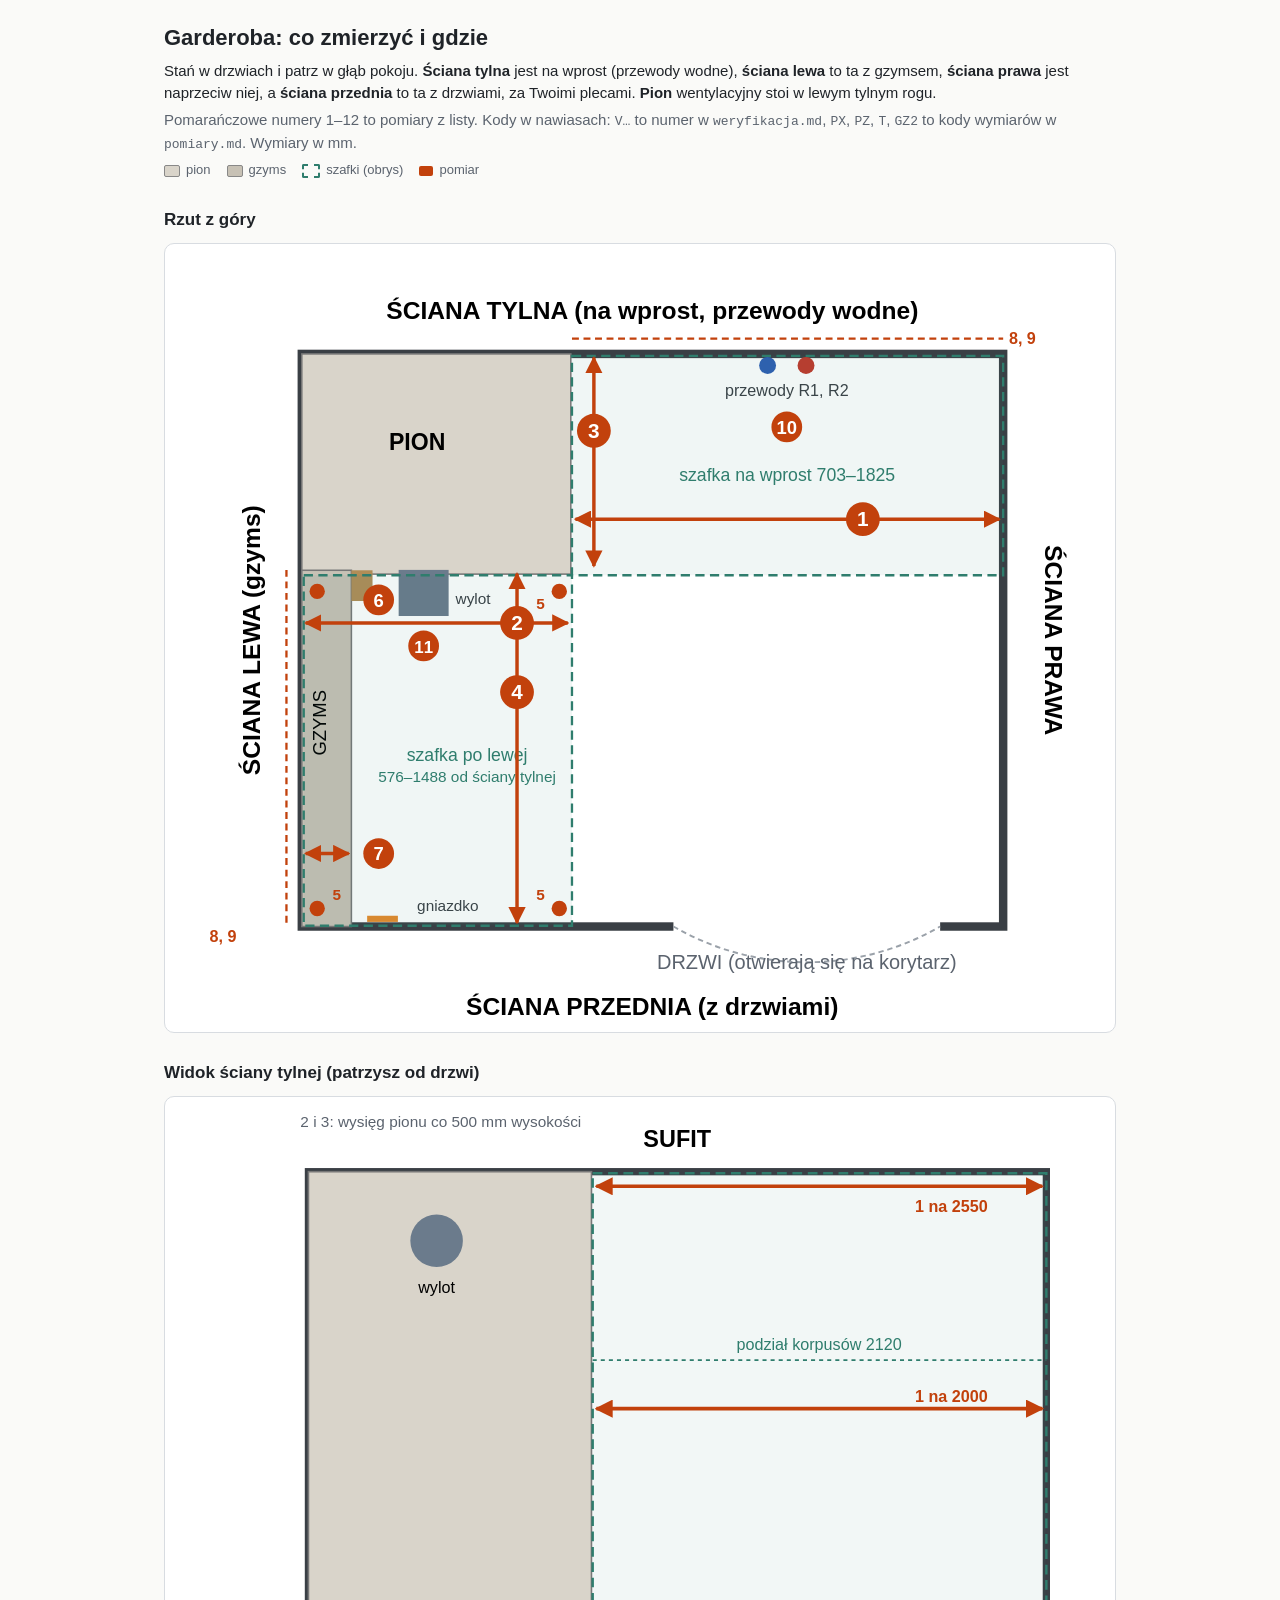
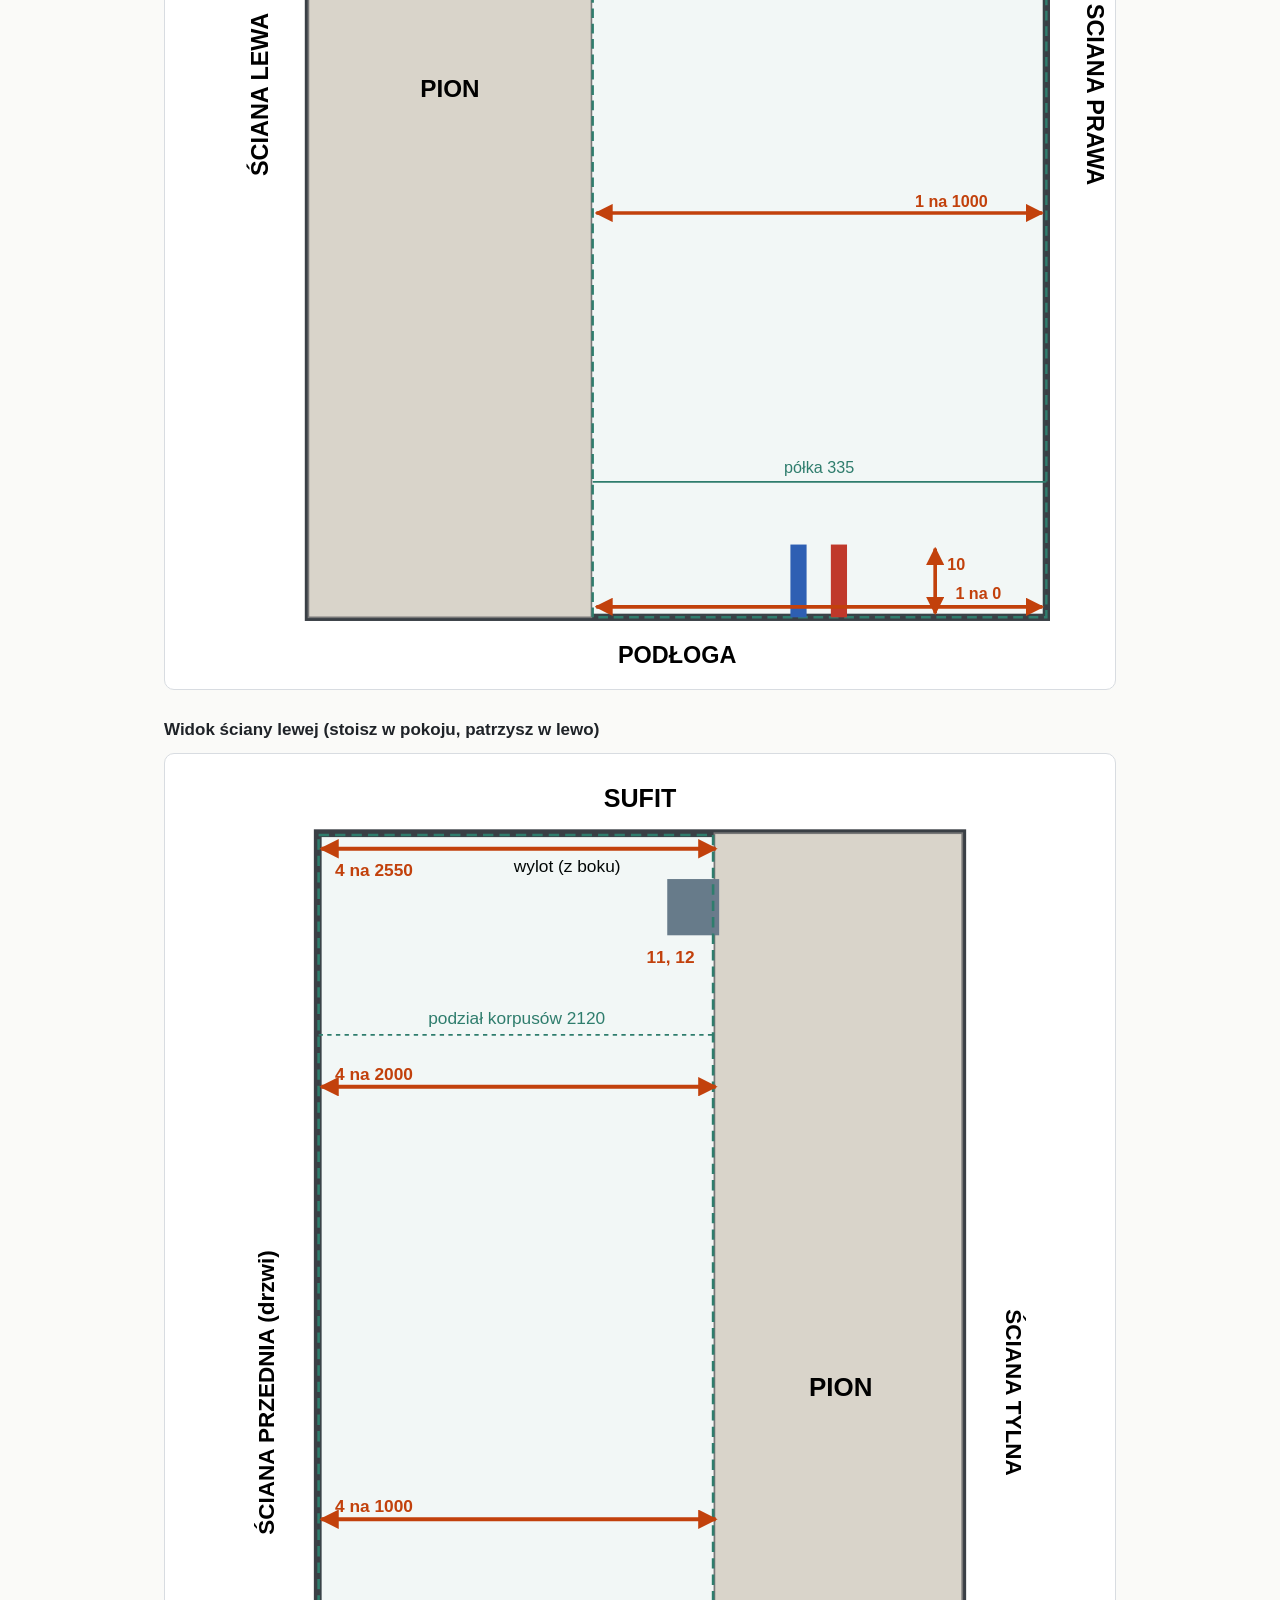
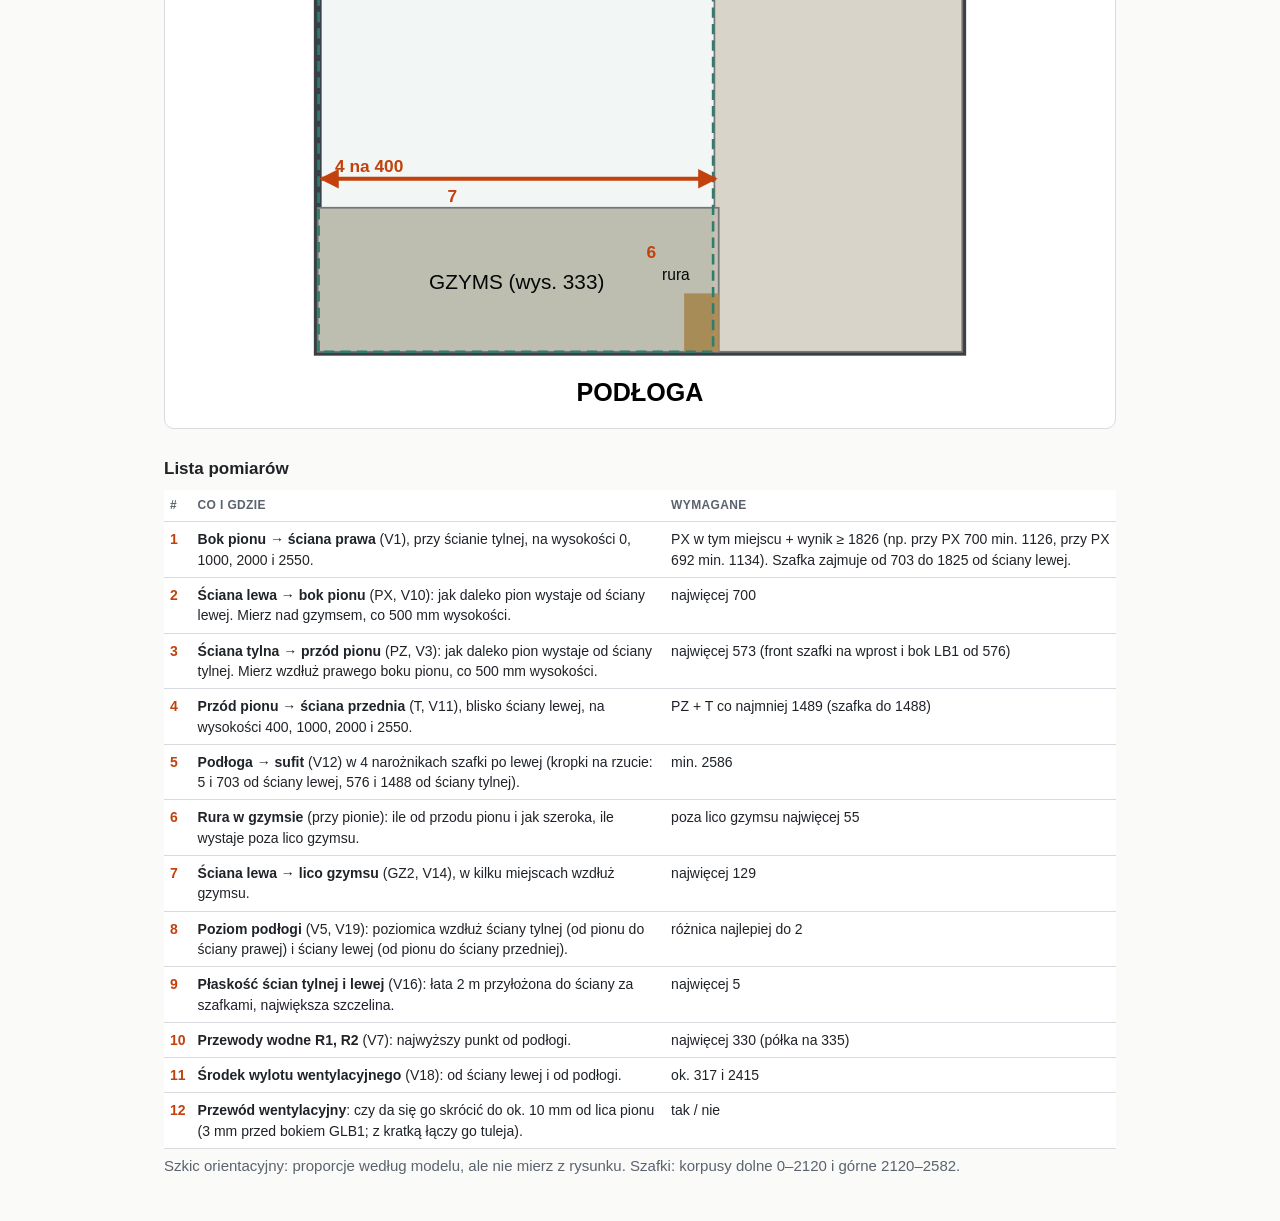
<file: garderoba/weryfikacja_szkic.html>
<!DOCTYPE html>
<html lang="pl">
<head>
<meta charset="utf-8">
<meta name="viewport" content="width=device-width, initial-scale=1">
<title>Garderoba: co zmierzyć</title>
<style>
  :root{--ink:#1f2328;--mut:#5b636e;--line:#d8dce1;--wall:#3a3f45;--acc:#c2410c;--cab:#2f7d6d;--bg:#fafaf8}
  *{box-sizing:border-box}
  body{margin:0;font:15px/1.45 -apple-system,BlinkMacSystemFont,"Segoe UI",Helvetica,Arial,sans-serif;color:var(--ink);background:var(--bg)}
  main{max-width:980px;margin:0 auto;padding:18px 14px 40px}
  h1{font-size:22px;margin:4px 0 6px}
  h2{font-size:17px;margin:28px 0 8px}
  p{margin:6px 0}
  .mut{color:var(--mut)}
  .card{background:#fff;border:1px solid var(--line);border-radius:10px;padding:10px;margin:10px 0}
  svg{width:100%;height:auto;display:block}
  table{width:100%;border-collapse:collapse;font-size:14px;background:#fff}
  th,td{border-bottom:1px solid var(--line);padding:7px 6px;text-align:left;vertical-align:top}
  th{font-size:12px;text-transform:uppercase;letter-spacing:.03em;color:var(--mut)}
  td.n{font-weight:700;color:var(--acc);white-space:nowrap}
  .leg{display:flex;flex-wrap:wrap;gap:6px 16px;font-size:13px;color:var(--mut)}
  .leg span::before{content:"";display:inline-block;width:14px;height:10px;margin-right:6px;vertical-align:middle;border-radius:2px}
  .l1::before{background:#d9d4ca;border:1px solid #888}
  .l2::before{background:#c7c1b5;border:1px solid #888}
  .l3::before{border:2px dashed var(--cab)}
  .l4::before{background:var(--acc)}
  code{font-size:13px}
</style>
</head>
<body>
<main>
<h1>Garderoba: co zmierzyć i gdzie</h1>
<p>Stań w drzwiach i patrz w głąb pokoju. <b>Ściana tylna</b> jest na wprost (przewody wodne), <b>ściana lewa</b> to ta z gzymsem,
<b>ściana prawa</b> jest naprzeciw niej, a <b>ściana przednia</b> to ta z drzwiami, za Twoimi plecami. <b>Pion</b> wentylacyjny stoi w lewym tylnym rogu.</p>
<p class="mut">Pomarańczowe numery 1–12 to pomiary z listy. Kody w nawiasach: <code>V…</code> to numer w <code>weryfikacja.md</code>,
<code>PX</code>, <code>PZ</code>, <code>T</code>, <code>GZ2</code> to kody wymiarów w <code>pomiary.md</code>. Wymiary w mm.</p>
<div class="leg"><span class="l1">pion</span><span class="l2">gzyms</span><span class="l3">szafki (obrys)</span><span class="l4">pomiar</span></div>

<h2>Rzut z góry</h2>
<div class="card">
<svg viewBox="-330 -260 2420 2000" font-family="Helvetica, Arial, sans-serif">
  <defs>
    <marker id="a" viewBox="0 0 10 10" refX="9" refY="5" markerWidth="5" markerHeight="5" orient="auto-start-reverse"><path d="M0 0L10 5L0 10z" fill="#c2410c"/></marker>
  </defs>
  <!-- ściany: X 0–1825 (lewa→prawa), Z 0–1490 (tylna→przednia, w dół rysunku) -->
  <rect x="0" y="0" width="1825" height="1490" fill="#fff" stroke="#3a3f45" stroke-width="22"/>
  <rect x="967" y="1478" width="694" height="24" fill="#fff"/>
  <path d="M967 1490 A694 694 0 0 0 1661 1490" fill="none" stroke="#9aa1a9" stroke-width="5" stroke-dasharray="14 10" transform="translate(0,0)"/>
  <text x="1314" y="1600" font-size="52" text-anchor="middle" fill="#5b636e">DRZWI (otwierają się na korytarz)</text>
  <!-- nazwy ścian -->
  <text x="912" y="-90" font-size="64" font-weight="700" text-anchor="middle">ŚCIANA TYLNA (na wprost, przewody wodne)</text>
  <text x="912" y="1720" font-size="64" font-weight="700" text-anchor="middle">ŚCIANA PRZEDNIA (z drzwiami)</text>
  <text x="-110" y="745" font-size="64" font-weight="700" text-anchor="middle" transform="rotate(-90 -110 745)">ŚCIANA LEWA (gzyms)</text>
  <text x="1935" y="745" font-size="64" font-weight="700" text-anchor="middle" transform="rotate(90 1935 745)">ŚCIANA PRAWA</text>
  <!-- pion, gzyms, rura, wylot -->
  <rect x="0" y="0" width="700" height="573" fill="#d9d4ca" stroke="#777" stroke-width="4"/>
  <text x="300" y="250" font-size="60" font-weight="700" text-anchor="middle">PION</text>
  <rect x="0" y="563" width="129" height="927" fill="#c7c1b5" stroke="#777" stroke-width="4"/>
  <text x="64" y="960" font-size="48" text-anchor="middle" transform="rotate(-90 64 960)">GZYMS</text>
  <rect x="129" y="563" width="55" height="80" fill="#b08d57"/>
  <rect x="252" y="562" width="130" height="120" fill="#6b7b8c"/>
  <text x="400" y="650" font-size="40" fill="#3a3f45">wylot</text>
  <!-- przewody wodne -->
  <circle cx="1312" cy="30" r="22" fill="#c0392b"/><circle cx="1212" cy="30" r="22" fill="#2e5fb3"/>
  <text x="1262" y="110" font-size="42" text-anchor="middle" fill="#3a3f45">przewody R1, R2</text>
  <!-- gniazdko -->
  <rect x="170" y="1462" width="80" height="16" fill="#e58a2b"/>
  <text x="300" y="1450" font-size="40" fill="#3a3f45">gniazdko</text>
  <!-- szafki -->
  <rect x="703" y="5" width="1122" height="571" fill="rgba(47,125,109,.07)" stroke="#2f7d6d" stroke-width="6" stroke-dasharray="24 14"/>
  <text x="1263" y="330" font-size="46" text-anchor="middle" fill="#2f7d6d">szafka na wprost 703–1825</text>
  <rect x="5" y="576" width="698" height="912" fill="rgba(47,125,109,.07)" stroke="#2f7d6d" stroke-width="6" stroke-dasharray="24 14"/>
  <text x="430" y="1060" font-size="46" text-anchor="middle" fill="#2f7d6d">szafka po lewej</text>
  <text x="430" y="1115" font-size="40" text-anchor="middle" fill="#2f7d6d">576–1488 od ściany tylnej</text>

  <g stroke="#c2410c" stroke-width="9" fill="none" marker-start="url(#a)" marker-end="url(#a)">
    <line x1="712" y1="430" x2="1815" y2="430"/>   <!-- 1 -->
    <line x1="10" y1="700" x2="692" y2="700"/>     <!-- 2 -->
    <line x1="760" y1="10" x2="760" y2="552"/>     <!-- 3 -->
    <line x1="560" y1="572" x2="560" y2="1480"/>   <!-- 4 -->
    <line x1="10" y1="1300" x2="122" y2="1300"/>   <!-- 7 -->
  </g>
  <g font-size="54" font-weight="700" fill="#fff">
    <circle cx="1460" cy="430" r="44" fill="#c2410c"/><text x="1460" y="449" text-anchor="middle">1</text>
    <circle cx="560" cy="700" r="44" fill="#c2410c"/><text x="560" y="719" text-anchor="middle">2</text>
    <circle cx="760" cy="200" r="44" fill="#c2410c"/><text x="760" y="219" text-anchor="middle">3</text>
    <circle cx="560" cy="880" r="44" fill="#c2410c"/><text x="560" y="899" text-anchor="middle">4</text>
    <circle cx="200" cy="640" r="40" fill="#c2410c"/><text x="200" y="658" text-anchor="middle" font-size="48">6</text>
    <circle cx="200" cy="1300" r="40" fill="#c2410c"/><text x="200" y="1318" text-anchor="middle" font-size="48">7</text>
    <circle cx="1262" cy="190" r="40" fill="#c2410c"/><text x="1262" y="208" text-anchor="middle" font-size="48">10</text>
    <circle cx="317" cy="760" r="40" fill="#c2410c"/><text x="317" y="778" text-anchor="middle" font-size="44">11</text>
  </g>
  <!-- 5: sufit w 4 narożnikach szafki po lewej -->
  <g fill="#c2410c">
    <circle cx="40" cy="618" r="20"/><circle cx="670" cy="618" r="20"/><circle cx="40" cy="1443" r="20"/><circle cx="670" cy="1443" r="20"/>
  </g>
  <g font-size="40" font-weight="700" fill="#c2410c"><text x="610" y="1420">5</text><text x="80" y="1420">5</text><text x="610" y="665">5</text></g>
  <!-- 8, 9: wzdłuż ścian tylnej i lewej -->
  <line x1="703" y1="-40" x2="1825" y2="-40" stroke="#c2410c" stroke-width="6" stroke-dasharray="18 12"/>
  <line x1="-40" y1="562" x2="-40" y2="1490" stroke="#c2410c" stroke-width="6" stroke-dasharray="18 12"/>
  <text x="1840" y="-25" font-size="42" font-weight="700" fill="#c2410c">8, 9</text>
  <text x="-240" y="1530" font-size="42" font-weight="700" fill="#c2410c">8, 9</text>
</svg>
</div>

<h2>Widok ściany tylnej (patrzysz od drzwi)</h2>
<div class="card">
<svg viewBox="-330 -160 2300 2900" font-family="Helvetica, Arial, sans-serif">
  <defs><marker id="b" viewBox="0 0 10 10" refX="9" refY="5" markerWidth="5" markerHeight="5" orient="auto-start-reverse"><path d="M0 0L10 5L0 10z" fill="#c2410c"/></marker></defs>
  <!-- y rysunku = 2586 − wysokość -->
  <rect x="0" y="0" width="1825" height="2586" fill="#fff" stroke="#3a3f45" stroke-width="18"/>
  <text x="912" y="-60" font-size="58" font-weight="700" text-anchor="middle">SUFIT</text>
  <text x="912" y="2700" font-size="58" font-weight="700" text-anchor="middle">PODŁOGA</text>
  <text x="-100" y="1293" font-size="58" font-weight="700" text-anchor="middle" transform="rotate(-90 -100 1293)">ŚCIANA LEWA</text>
  <text x="1925" y="1293" font-size="58" font-weight="700" text-anchor="middle" transform="rotate(90 1925 1293)">ŚCIANA PRAWA</text>
  <rect x="0" y="0" width="700" height="2586" fill="#d9d4ca" stroke="#777" stroke-width="4"/>
  <text x="350" y="1300" font-size="60" font-weight="700" text-anchor="middle">PION</text>
  <rect x="252" y="106" width="130" height="130" rx="65" fill="#6b7b8c"/>
  <text x="317" y="300" font-size="40" text-anchor="middle">wylot</text>
  <rect x="703" y="4" width="1122" height="2582" fill="rgba(47,125,109,.06)" stroke="#2f7d6d" stroke-width="6" stroke-dasharray="24 14"/>
  <line x1="703" y1="466" x2="1825" y2="466" stroke="#2f7d6d" stroke-width="4" stroke-dasharray="10 10"/>
  <text x="1263" y="440" font-size="40" text-anchor="middle" fill="#2f7d6d">podział korpusów 2120</text>
  <line x1="703" y1="2251" x2="1825" y2="2251" stroke="#2f7d6d" stroke-width="4"/>
  <text x="1263" y="2230" font-size="40" text-anchor="middle" fill="#2f7d6d">półka 335</text>
  <rect x="1192" y="2406" width="40" height="180" fill="#2e5fb3"/><rect x="1292" y="2406" width="40" height="180" fill="#c0392b"/>
  <g stroke="#c2410c" stroke-width="9" fill="none" marker-start="url(#b)" marker-end="url(#b)">
    <line x1="712" y1="2560" x2="1815" y2="2560"/>
    <line x1="712" y1="1586" x2="1815" y2="1586"/>
    <line x1="712" y1="586" x2="1815" y2="586"/>
    <line x1="712" y1="36" x2="1815" y2="36"/>
    <line x1="1550" y1="2576" x2="1550" y2="2416"/>
  </g>
  <g font-size="40" fill="#c2410c" font-weight="700">
    <text x="1600" y="2540">1 na 0</text><text x="1500" y="1570">1 na 1000</text><text x="1500" y="570">1 na 2000</text><text x="1500" y="100">1 na 2550</text>
    <text x="1580" y="2470">10</text>
  </g>
  <text x="-20" y="-110" font-size="38" fill="#5b636e">2 i 3: wysięg pionu co 500 mm wysokości</text>
</svg>
</div>

<h2>Widok ściany lewej (stoisz w pokoju, patrzysz w lewo)</h2>
<div class="card">
<svg viewBox="-330 -160 2150 2900" font-family="Helvetica, Arial, sans-serif">
  <defs><marker id="c" viewBox="0 0 10 10" refX="9" refY="5" markerWidth="5" markerHeight="5" orient="auto-start-reverse"><path d="M0 0L10 5L0 10z" fill="#c2410c"/></marker></defs>
  <!-- poziomo: od ściany przedniej (lewo, Z 1490) do ściany tylnej (prawo, Z 0); x = 1490 − Z -->
  <rect x="0" y="0" width="1490" height="2586" fill="#fff" stroke="#3a3f45" stroke-width="18"/>
  <text x="745" y="-60" font-size="58" font-weight="700" text-anchor="middle">SUFIT</text>
  <text x="745" y="2700" font-size="58" font-weight="700" text-anchor="middle">PODŁOGA</text>
  <text x="-100" y="1293" font-size="52" font-weight="700" text-anchor="middle" transform="rotate(-90 -100 1293)">ŚCIANA PRZEDNIA (drzwi)</text>
  <text x="1590" y="1293" font-size="52" font-weight="700" text-anchor="middle" transform="rotate(90 1590 1293)">ŚCIANA TYLNA</text>
  <rect x="917" y="0" width="573" height="2586" fill="#d9d4ca" stroke="#777" stroke-width="4"/>
  <text x="1209" y="1300" font-size="60" font-weight="700" text-anchor="middle">PION</text>
  <rect x="808" y="106" width="120" height="130" fill="#6b7b8c"/>
  <text x="700" y="90" font-size="40" text-anchor="end">wylot (z boku)</text>
  <rect x="0" y="2253" width="927" height="333" fill="#c7c1b5" stroke="#777" stroke-width="4"/>
  <text x="460" y="2440" font-size="48" text-anchor="middle">GZYMS (wys. 333)</text>
  <rect x="847" y="2451" width="80" height="135" fill="#b08d57"/>
  <text x="860" y="2420" font-size="36" text-anchor="end">rura</text>
  <rect x="2" y="4" width="912" height="2582" fill="rgba(47,125,109,.06)" stroke="#2f7d6d" stroke-width="6" stroke-dasharray="24 14"/>
  <line x1="2" y1="466" x2="914" y2="466" stroke="#2f7d6d" stroke-width="4" stroke-dasharray="10 10"/>
  <text x="460" y="440" font-size="40" text-anchor="middle" fill="#2f7d6d">podział korpusów 2120</text>
  <g stroke="#c2410c" stroke-width="9" fill="none" marker-start="url(#c)" marker-end="url(#c)">
    <line x1="8" y1="2186" x2="920" y2="2186"/>
    <line x1="8" y1="1586" x2="920" y2="1586"/>
    <line x1="8" y1="586" x2="920" y2="586"/>
    <line x1="8" y1="36" x2="920" y2="36"/>
  </g>
  <g font-size="40" fill="#c2410c" font-weight="700">
    <text x="40" y="2170">4 na 400</text><text x="40" y="1570">4 na 1000</text><text x="40" y="570">4 na 2000</text><text x="40" y="100">4 na 2550</text>
    <text x="760" y="300">11, 12</text><text x="760" y="2370">6</text><text x="300" y="2240">7</text>
  </g>
</svg>
</div>

<h2>Lista pomiarów</h2>
<table>
<thead><tr><th>#</th><th>Co i gdzie</th><th>Wymagane</th></tr></thead>
<tbody>
<tr><td class="n">1</td><td><b>Bok pionu → ściana prawa</b> (V1), przy ścianie tylnej, na wysokości 0, 1000, 2000 i 2550.</td><td>PX w tym miejscu + wynik ≥ 1826 (np. przy PX 700 min. 1126, przy PX 692 min. 1134). Szafka zajmuje od 703 do 1825 od ściany lewej.</td></tr>
<tr><td class="n">2</td><td><b>Ściana lewa → bok pionu</b> (PX, V10): jak daleko pion wystaje od ściany lewej. Mierz nad gzymsem, co 500 mm wysokości.</td><td>najwięcej 700</td></tr>
<tr><td class="n">3</td><td><b>Ściana tylna → przód pionu</b> (PZ, V3): jak daleko pion wystaje od ściany tylnej. Mierz wzdłuż prawego boku pionu, co 500 mm wysokości.</td><td>najwięcej 573 (front szafki na wprost i bok LB1 od 576)</td></tr>
<tr><td class="n">4</td><td><b>Przód pionu → ściana przednia</b> (T, V11), blisko ściany lewej, na wysokości 400, 1000, 2000 i 2550.</td><td>PZ + T co najmniej 1489 (szafka do 1488)</td></tr>
<tr><td class="n">5</td><td><b>Podłoga → sufit</b> (V12) w 4 narożnikach szafki po lewej (kropki na rzucie: 5 i 703 od ściany lewej, 576 i 1488 od ściany tylnej).</td><td>min. 2586</td></tr>
<tr><td class="n">6</td><td><b>Rura w gzymsie</b> (przy pionie): ile od przodu pionu i jak szeroka, ile wystaje poza lico gzymsu.</td><td>poza lico gzymsu najwięcej 55</td></tr>
<tr><td class="n">7</td><td><b>Ściana lewa → lico gzymsu</b> (GZ2, V14), w kilku miejscach wzdłuż gzymsu.</td><td>najwięcej 129</td></tr>
<tr><td class="n">8</td><td><b>Poziom podłogi</b> (V5, V19): poziomica wzdłuż ściany tylnej (od pionu do ściany prawej) i ściany lewej (od pionu do ściany przedniej).</td><td>różnica najlepiej do 2</td></tr>
<tr><td class="n">9</td><td><b>Płaskość ścian tylnej i lewej</b> (V16): łata 2 m przyłożona do ściany za szafkami, największa szczelina.</td><td>najwięcej 5</td></tr>
<tr><td class="n">10</td><td><b>Przewody wodne R1, R2</b> (V7): najwyższy punkt od podłogi.</td><td>najwięcej 330 (półka na 335)</td></tr>
<tr><td class="n">11</td><td><b>Środek wylotu wentylacyjnego</b> (V18): od ściany lewej i od podłogi.</td><td>ok. 317 i 2415</td></tr>
<tr><td class="n">12</td><td><b>Przewód wentylacyjny</b>: czy da się go skrócić do ok. 10 mm od lica pionu (3 mm przed bokiem GLB1; z kratką łączy go tuleja).</td><td>tak / nie</td></tr>
</tbody>
</table>
<p class="mut">Szkic orientacyjny: proporcje według modelu, ale nie mierz z rysunku. Szafki: korpusy dolne 0–2120 i górne 2120–2582.</p>
</main>
</body>
</html>
</file>
